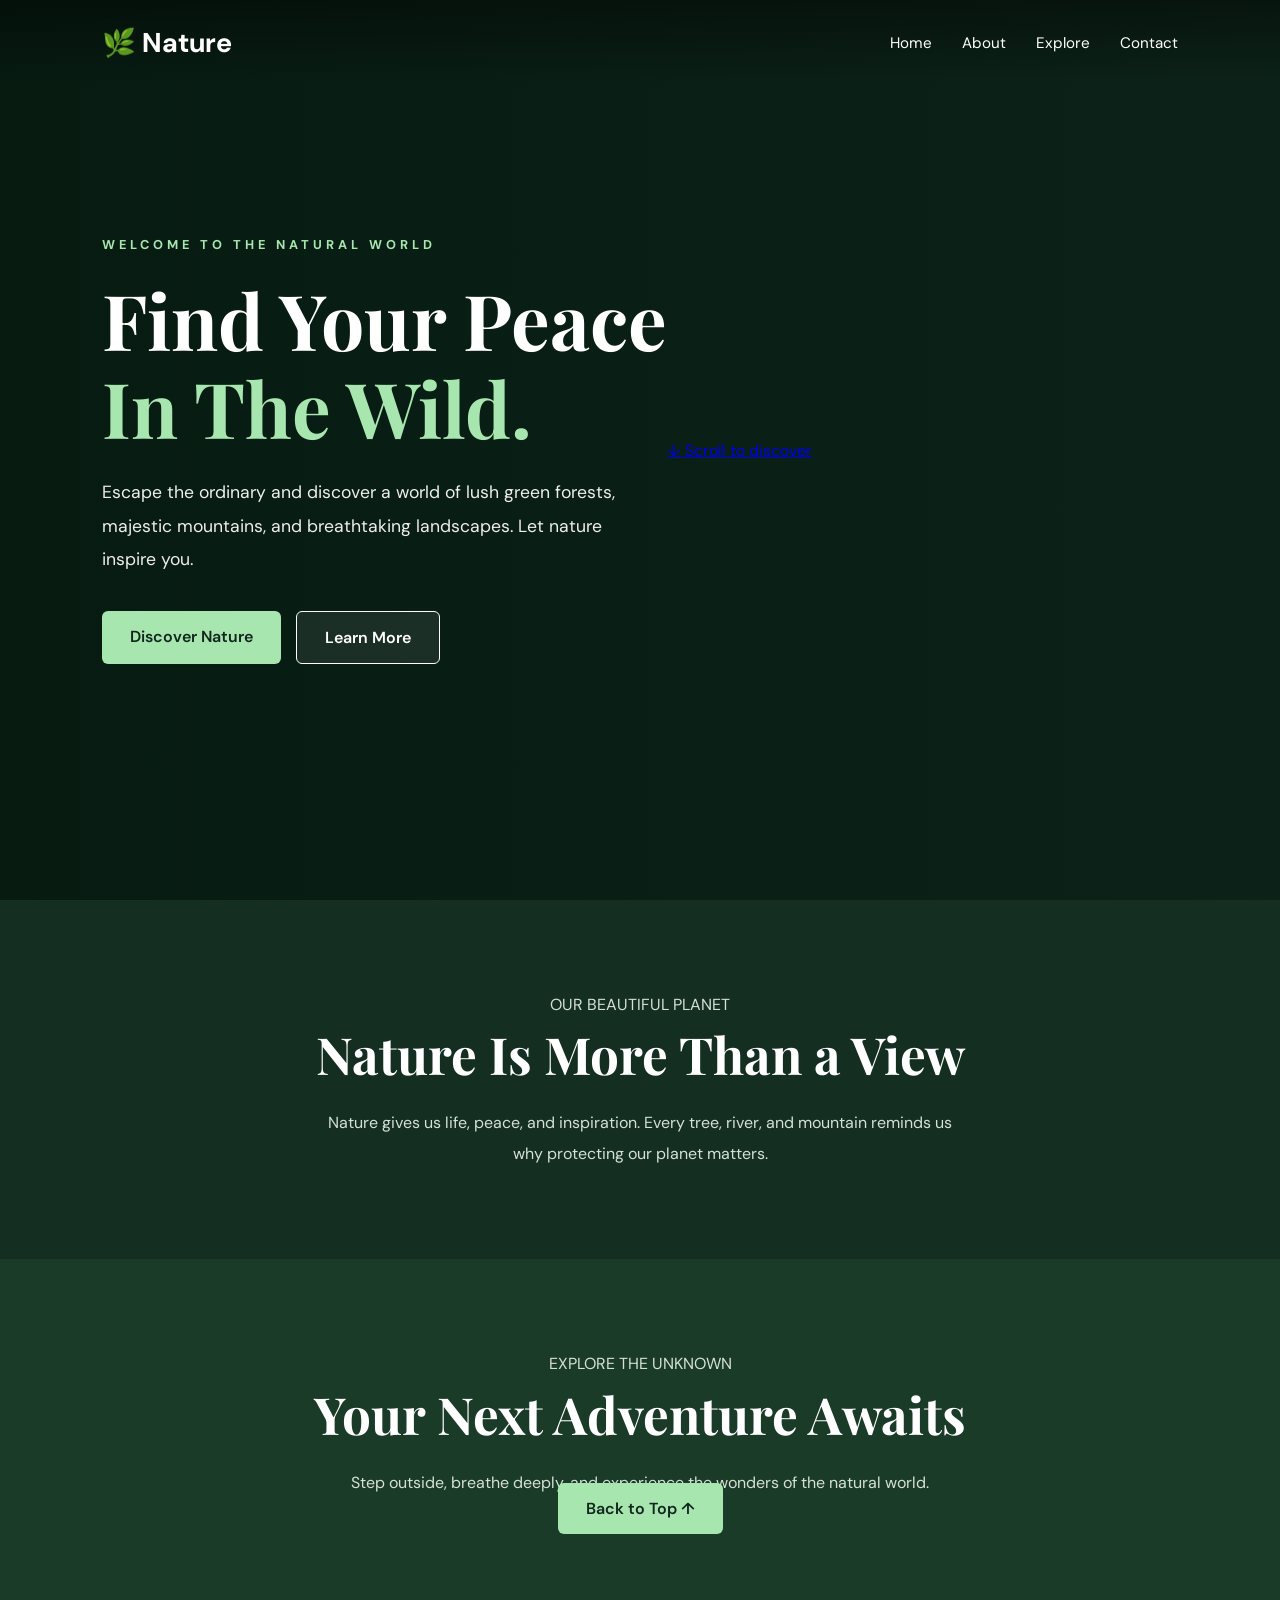
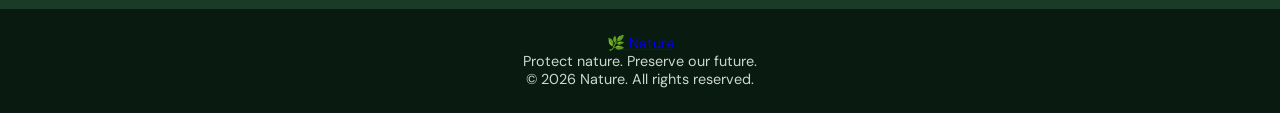
<file: index.html>
<!DOCTYPE html>
<html lang="en">
<head>
    <meta charset="UTF-8">
    <meta name="viewport" content="width=device-width, initial-scale=1.0">
    <meta name="theme-color" content="#10271d">
    <title>Nature | Explore the Wild</title>
    <link rel="stylesheet" href="style.css">
</head>
<body>

    <header class="navbar">
        <a href="#home" class="logo">🌿 Nature</a>

        <nav class="nav-links">
            <a href="#home">Home</a>
            <a href="#about">About</a>
            <a href="#explore">Explore</a>
            <a href="#contact">Contact</a>
        </nav>
    </header>

    <main>
        <section class="hero" id="home">
            <div class="content">
                <p class="subtitle">WELCOME TO THE NATURAL WORLD</p>

                <h1>
                    Find Your Peace<br>
                    <span>In The Wild.</span>
                </h1>

                <p class="description">
                    Escape the ordinary and discover a world of
                    lush green forests, majestic mountains, and
                    breathtaking landscapes. Let nature inspire you.
                </p>

                <div class="buttons">
                    <a href="#explore" class="btn primary">
                        Discover Nature
                    </a>

                    <a href="#about" class="btn secondary">
                        Learn More
                    </a>
                </div>
            </div>

            <a href="#about" class="scroll-down">
                <span>↓</span> Scroll to discover
            </a>
        </section>

        <section class="info" id="about">
            <p class="section-label">OUR BEAUTIFUL PLANET</p>
            <h2>Nature Is More Than a View</h2>
            <p>
                Nature gives us life, peace, and inspiration.
                Every tree, river, and mountain reminds us
                why protecting our planet matters.
            </p>
        </section>

        <section class="info explore" id="explore">
            <p class="section-label">EXPLORE THE UNKNOWN</p>
            <h2>Your Next Adventure Awaits</h2>
            <p>
                Step outside, breathe deeply, and experience
                the wonders of the natural world.
            </p>

            <a href="#home" class="btn primary explore-btn">
                Back to Top ↑
            </a>
        </section>
    </main>

    <footer id="contact">
        <a href="#home" class="footer-logo">🌿 Nature</a>
        <p>Protect nature. Preserve our future.</p>
        <p class="copyright">© 2026 Nature. All rights reserved.</p>
    </footer>

</body>
</html>
</file>
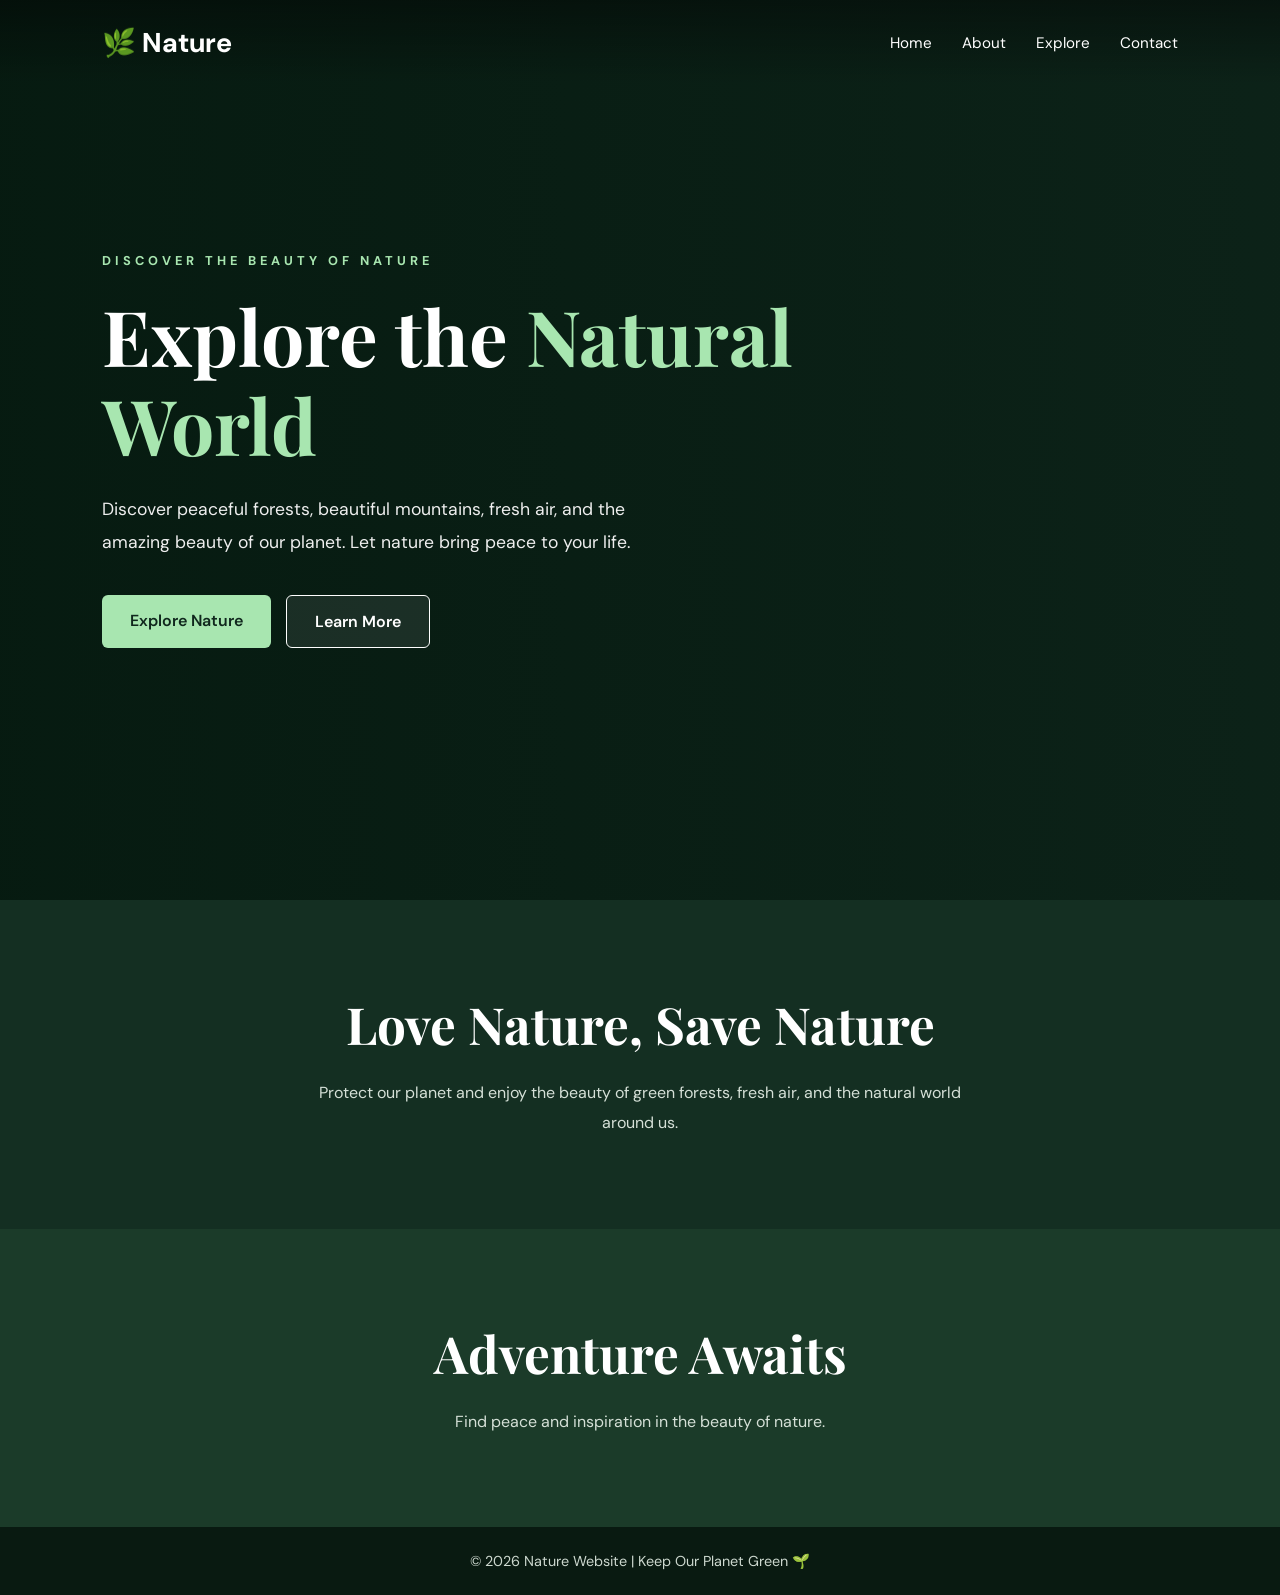
<file: abcde.html>
<!DOCTYPE html>
<html lang="en">
<head>
    <meta charset="UTF-8">
    <meta name="viewport" content="width=device-width, initial-scale=1.0">
    <title>Nature Website</title>
    <link rel="stylesheet" href="style.css">
</head>
<body>

    <header class="navbar">
        <a href="#" class="logo">🌿 Nature</a>

        <nav>
            <a href="#home">Home</a>
            <a href="#about">About</a>
            <a href="#explore">Explore</a>
            <a href="#contact">Contact</a>
        </nav>
    </header>

    <section class="hero" id="home">
        <div class="content">
            <p class="subtitle">DISCOVER THE BEAUTY OF NATURE</p>

            <h1>Explore the <span>Natural World</span></h1>

            <p class="description">
                Discover peaceful forests, beautiful mountains,
                fresh air, and the amazing beauty of our planet.
                Let nature bring peace to your life.
            </p>

            <div class="buttons">
                <a href="#explore" class="btn primary">Explore Nature</a>
                <a href="#about" class="btn secondary">Learn More</a>
            </div>
        </div>
    </section>

    <section class="info" id="about">
        <h2>Love Nature, Save Nature</h2>
        <p>
            Protect our planet and enjoy the beauty of green forests,
            fresh air, and the natural world around us.
        </p>
    </section>

    <section class="info explore" id="explore">
        <h2>Adventure Awaits</h2>
        <p>Find peace and inspiration in the beauty of nature.</p>
    </section>

    <footer id="contact">
        <p>© 2026 Nature Website | Keep Our Planet Green 🌱</p>
    </footer>

</body>
</html>
</file>
<file: style.css>
@import url('https://fonts.googleapis.com/css2?family=DM+Sans:wght@400;500;600;700&family=Playfair+Display:wght@500;600;700&display=swap');

* {
    margin: 0;
    padding: 0;
    box-sizing: border-box;
}

html {
    scroll-behavior: smooth;
}

body {
    font-family: 'DM Sans', sans-serif;
    color: white;
    background: #10271d;
}

/* Navigation */
.navbar {
    position: absolute;
    top: 0;
    left: 0;
    width: 100%;
    padding: 25px 8%;
    display: flex;
    justify-content: space-between;
    align-items: center;
    gap: 20px;
    z-index: 10;
    background: linear-gradient(
        to bottom,
        rgba(0, 0, 0, 0.4),
        transparent
    );
}

.logo {
    font-size: 1.7rem;
    font-weight: 700;
    color: white;
    text-decoration: none;
}

nav {
    display: flex;
    gap: 30px;
}

nav a {
    color: white;
    text-decoration: none;
    font-size: 0.95rem;
    transition: color 0.3s;
}

nav a:hover {
    color: #a8e6b0;
}

/* Nature Background */
.hero {
    min-height: 100vh;
    min-height: 100svh;
    padding: 140px 8%;
    display: flex;
    align-items: center;
    background:
        linear-gradient(
            90deg,
            rgba(5, 25, 15, 0.88),
            rgba(5, 25, 15, 0.35)
        ),
        url("https://images.unsplash.com/photo-1448375240586-882707db888b?auto=format&fit=crop&w=2000&q=85");

    background-position: center;
    background-size: cover;
    background-repeat: no-repeat;
}

/* Main Content */
.content {
    max-width: 700px;
    animation: fadeUp 1s ease;
}

.subtitle {
    color: #a8e6b0;
    font-size: 0.8rem;
    font-weight: 700;
    letter-spacing: 4px;
    margin-bottom: 22px;
}

h1 {
    font-family: 'Playfair Display', serif;
    font-size: clamp(2.8rem, 6vw, 5.5rem);
    line-height: 1.15;
    margin-bottom: 25px;
}

h1 span {
    color: #a8e6b0;
}

.description {
    max-width: 550px;
    color: #eeeeee;
    font-size: 1.1rem;
    line-height: 1.9;
    margin-bottom: 35px;
}

/* Buttons */
.buttons {
    display: flex;
    flex-wrap: wrap;
    gap: 15px;
}

.btn {
    padding: 15px 28px;
    border-radius: 6px;
    text-decoration: none;
    font-weight: 600;
    text-align: center;
    transition: 0.3s ease;
}

.primary {
    background: #a8e6b0;
    color: #10271d;
}

.primary:hover {
    background: #d0f5d4;
    transform: translateY(-3px);
}

.secondary {
    color: white;
    border: 1px solid white;
    background: rgba(255, 255, 255, 0.08);
}

.secondary:hover {
    background: rgba(168, 230, 176, 0.2);
    border-color: #a8e6b0;
    transform: translateY(-3px);
}

/* Information Sections */
.info {
    padding: 90px 8%;
    text-align: center;
    background: #142f22;
}

.info h2 {
    font-family: 'Playfair Display', serif;
    font-size: clamp(2rem, 4vw, 3.5rem);
    margin-bottom: 20px;
}

.info p {
    max-width: 650px;
    margin: auto;
    color: #d5e0d7;
    line-height: 1.9;
}

.explore {
    background: #1b3b29;
}

/* Footer */
footer {
    padding: 25px;
    text-align: center;
    background: #091a11;
    color: #cdd8cf;
    font-size: 0.9rem;
}

/* Animation */
@keyframes fadeUp {
    from {
        opacity: 0;
        transform: translateY(25px);
    }

    to {
        opacity: 1;
        transform: translateY(0);
    }
}

/* Tablet */
@media (max-width: 768px) {
    .navbar {
        padding: 22px 5%;
        flex-wrap: wrap;
    }

    nav {
        gap: 18px;
    }

    nav a {
        font-size: 0.85rem;
    }

    .hero {
        padding: 150px 6% 100px;
        background-position: 60% center;
    }

    .description {
        font-size: 1rem;
    }

    .info {
        padding: 70px 6%;
    }
}

/* Mobile */
@media (max-width: 480px) {
    .navbar {
        padding: 18px 5%;
    }

    .logo {
        font-size: 1.4rem;
    }

    nav {
        width: 100%;
        justify-content: space-between;
        gap: 8px;
    }

    nav a {
        font-size: 0.78rem;
    }

    .hero {
        padding: 160px 6% 90px;
        background-position: 60% center;
    }

    h1 {
        font-size: clamp(2.5rem, 11vw, 3.4rem);
    }

    .subtitle {
        font-size: 0.68rem;
        letter-spacing: 2px;
        line-height: 1.8;
    }

    .description {
        font-size: 0.95rem;
        line-height: 1.8;
    }

    .buttons {
        flex-direction: column;
    }

    .btn {
        width: 100%;
    }
}

/* Accessibility */
@media (prefers-reduced-motion: reduce) {
    html {
        scroll-behavior: auto;
    }

    *,
    *::before,
    *::after {
        animation: none !important;
        transition: none !important;
    }
}
</file>
